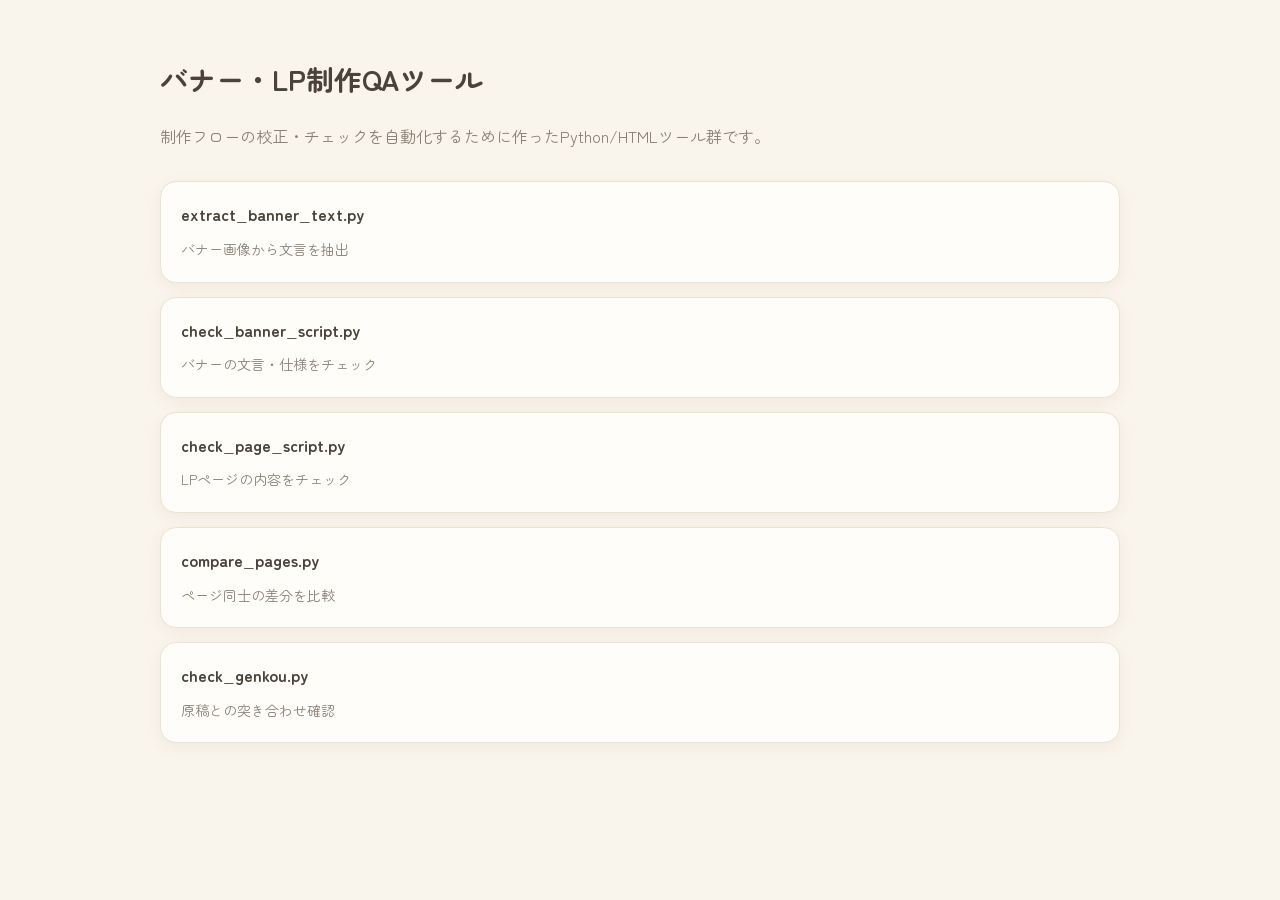
<file: works/03_banner-lp-qa-tools/index.html>
<!DOCTYPE html>
<html lang="ja">
<head>
<meta charset="UTF-8">
<meta name="viewport" content="width=device-width, initial-scale=1.0">
<title>バナー・LP制作QAツール</title>
<link href="https://fonts.googleapis.com/css2?family=Zen+Maru+Gothic:wght@400;500;700&display=swap" rel="stylesheet">
<style>
  body{margin:0;font-family:"Zen Maru Gothic",system-ui,sans-serif;color:#4a423b;
       background:#faf5ec;line-height:1.85;}
  .wrap{max-width:960px;margin:0 auto;padding:36px 24px 80px;}
  .back{color:#e9a0a0;font-weight:700;font-size:14px;}
  h1{font-size:28px;margin:18px 0 6px;}
  .lead{color:#8a7f74;margin-bottom:30px;}
  .tool{background:#fffdf9;border:1px solid #ece2d2;border-radius:16px;
        padding:18px 20px;margin-bottom:14px;box-shadow:0 4px 14px rgba(120,100,80,.08);}
  .tool b{display:block;font-size:16px;margin-bottom:4px;}
  .tool span{color:#8a7f74;font-size:14px;}
</style>
</head>
<body>
<div class="wrap">
  <h1>バナー・LP制作QAツール</h1>
  <p class="lead">制作フローの校正・チェックを自動化するために作ったPython/HTMLツール群です。</p>

  <div class="tool"><b>extract_banner_text.py</b><span>バナー画像から文言を抽出</span></div>
  <div class="tool"><b>check_banner_script.py</b><span>バナーの文言・仕様をチェック</span></div>
  <div class="tool"><b>check_page_script.py</b><span>LPページの内容をチェック</span></div>
  <div class="tool"><b>compare_pages.py</b><span>ページ同士の差分を比較</span></div>
  <div class="tool"><b>check_genkou.py</b><span>原稿との突き合わせ確認</span></div>
</div>
</body>
</html>
</file>
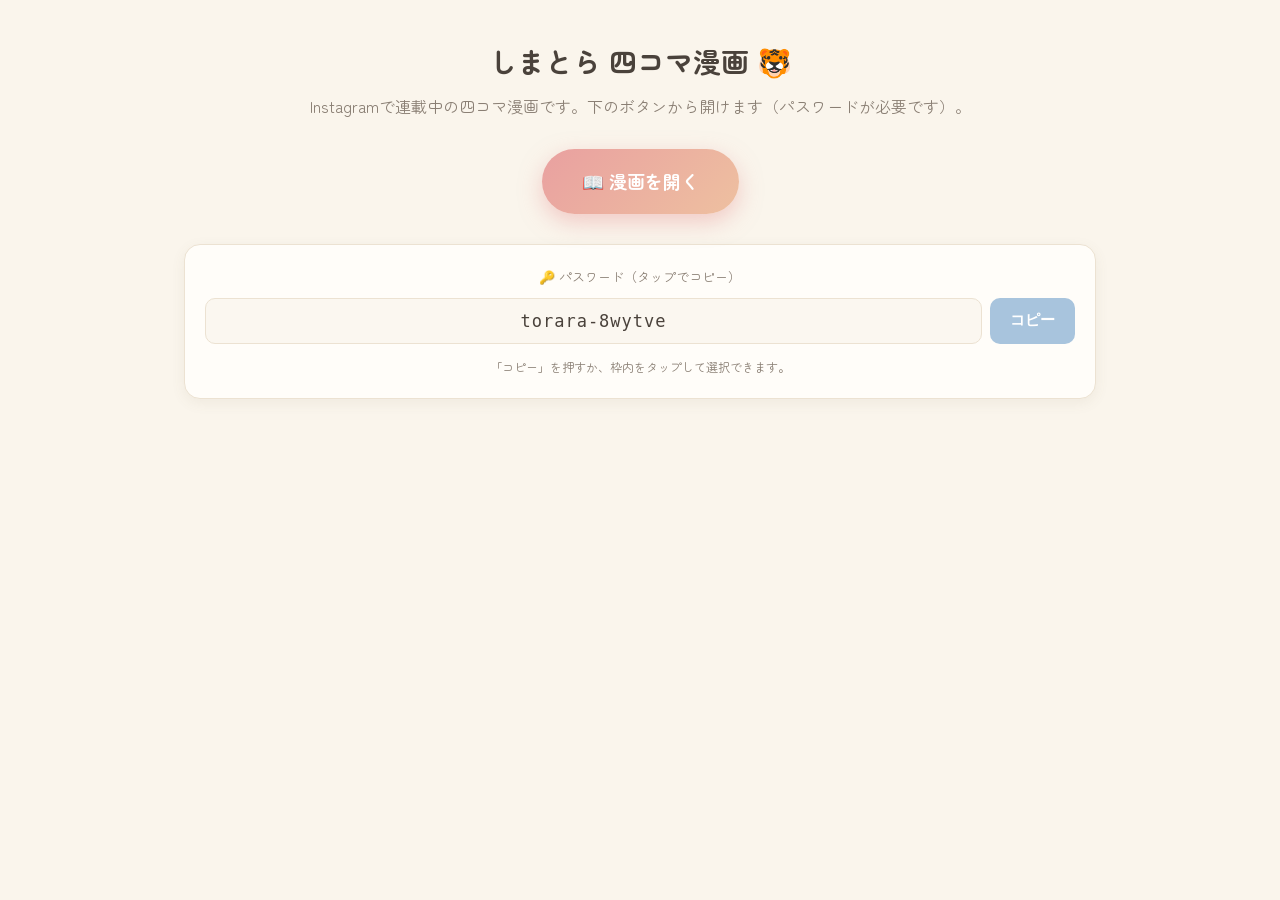
<file: works/05_shimatora/index.html>
<!DOCTYPE html>
<html lang="ja">
<head>
<meta charset="UTF-8">
<meta name="viewport" content="width=device-width, initial-scale=1.0">
<title>しまとら 四コマ漫画</title>
<link href="https://fonts.googleapis.com/css2?family=Zen+Maru+Gothic:wght@400;500;700&display=swap" rel="stylesheet">
<style>
  :root{--accent:#e9a0a0;--ink:#4a423b;--soft:#8a7f74;--bg:#faf5ec;--card:#fffdf9;--line:#ece2d2;--blue:#a8c4dd;}
  *{box-sizing:border-box;}
  body{margin:0;font-family:"Zen Maru Gothic",system-ui,sans-serif;color:var(--ink);background:var(--bg);line-height:1.8;}
  .wrap{max-width:960px;margin:0 auto;padding:36px 24px 80px;text-align:center;}
  .back{color:var(--accent);font-weight:700;font-size:14px;display:inline-block;margin-bottom:24px;}
  h1{font-size:28px;margin:0 0 6px;}
  .lead{color:var(--soft);margin:0 0 28px;}
  .open-btn{display:inline-block;padding:16px 40px;font-size:18px;font-weight:700;color:#fff;
    background:linear-gradient(135deg,#e9a0a0,#eec0a0);border-radius:999px;text-decoration:none;
    box-shadow:0 8px 22px rgba(233,160,160,.5);transition:transform .15s;}
  .open-btn:active{transform:scale(.97);}
  .pw-box{background:var(--card);border:1px solid var(--line);border-radius:16px;padding:20px;margin-top:30px;
    box-shadow:0 4px 14px rgba(120,100,80,.08);}
  .pw-label{font-size:13px;color:var(--soft);margin-bottom:10px;}
  .pw-row{display:flex;gap:8px;}
  .pw-input{flex:1;font-size:17px;font-family:monospace;padding:12px 14px;border:1.5px solid var(--line);
    border-radius:10px;background:#fbf7f0;color:var(--ink);text-align:center;letter-spacing:1px;}
  .copy-btn{padding:0 20px;font-size:15px;font-weight:700;color:#fff;background:var(--blue);border:none;
    border-radius:10px;cursor:pointer;white-space:nowrap;transition:background .2s;}
  .copy-btn.done{background:#8bbf8b;}
  .hint{font-size:12px;color:var(--soft);margin-top:12px;}
</style>
</head>
<body>
<div class="wrap">
  <h1>しまとら 四コマ漫画 🐯</h1>
  <p class="lead">Instagramで連載中の四コマ漫画です。下のボタンから開けます（パスワードが必要です）。</p>

  <a class="open-btn" href="https://claude.ai/code/artifact/4fcc9062-2c2a-448c-abc7-b59767f4e193">📖 漫画を開く</a>

  <div class="pw-box">
    <div class="pw-label">🔑 パスワード（タップでコピー）</div>
    <div class="pw-row">
      <input class="pw-input" id="pw" value="torara-8wytve" readonly onclick="this.select()">
      <button class="copy-btn" id="copyBtn" onclick="copyPw()">コピー</button>
    </div>
    <div class="hint">「コピー」を押すか、枠内をタップして選択できます。</div>
  </div>
</div>

<script>
  function copyPw(){
    const input = document.getElementById('pw');
    const btn = document.getElementById('copyBtn');
    const text = input.value;
    const done = () => { btn.textContent = "コピーしました ✓"; btn.classList.add('done');
      setTimeout(()=>{ btn.textContent="コピー"; btn.classList.remove('done'); }, 1600); };
    if (navigator.clipboard && navigator.clipboard.writeText) {
      navigator.clipboard.writeText(text).then(done).catch(()=>{ input.select(); document.execCommand('copy'); done(); });
    } else {
      input.select(); document.execCommand('copy'); done();
    }
  }
</script>
</body>
</html>
</file>
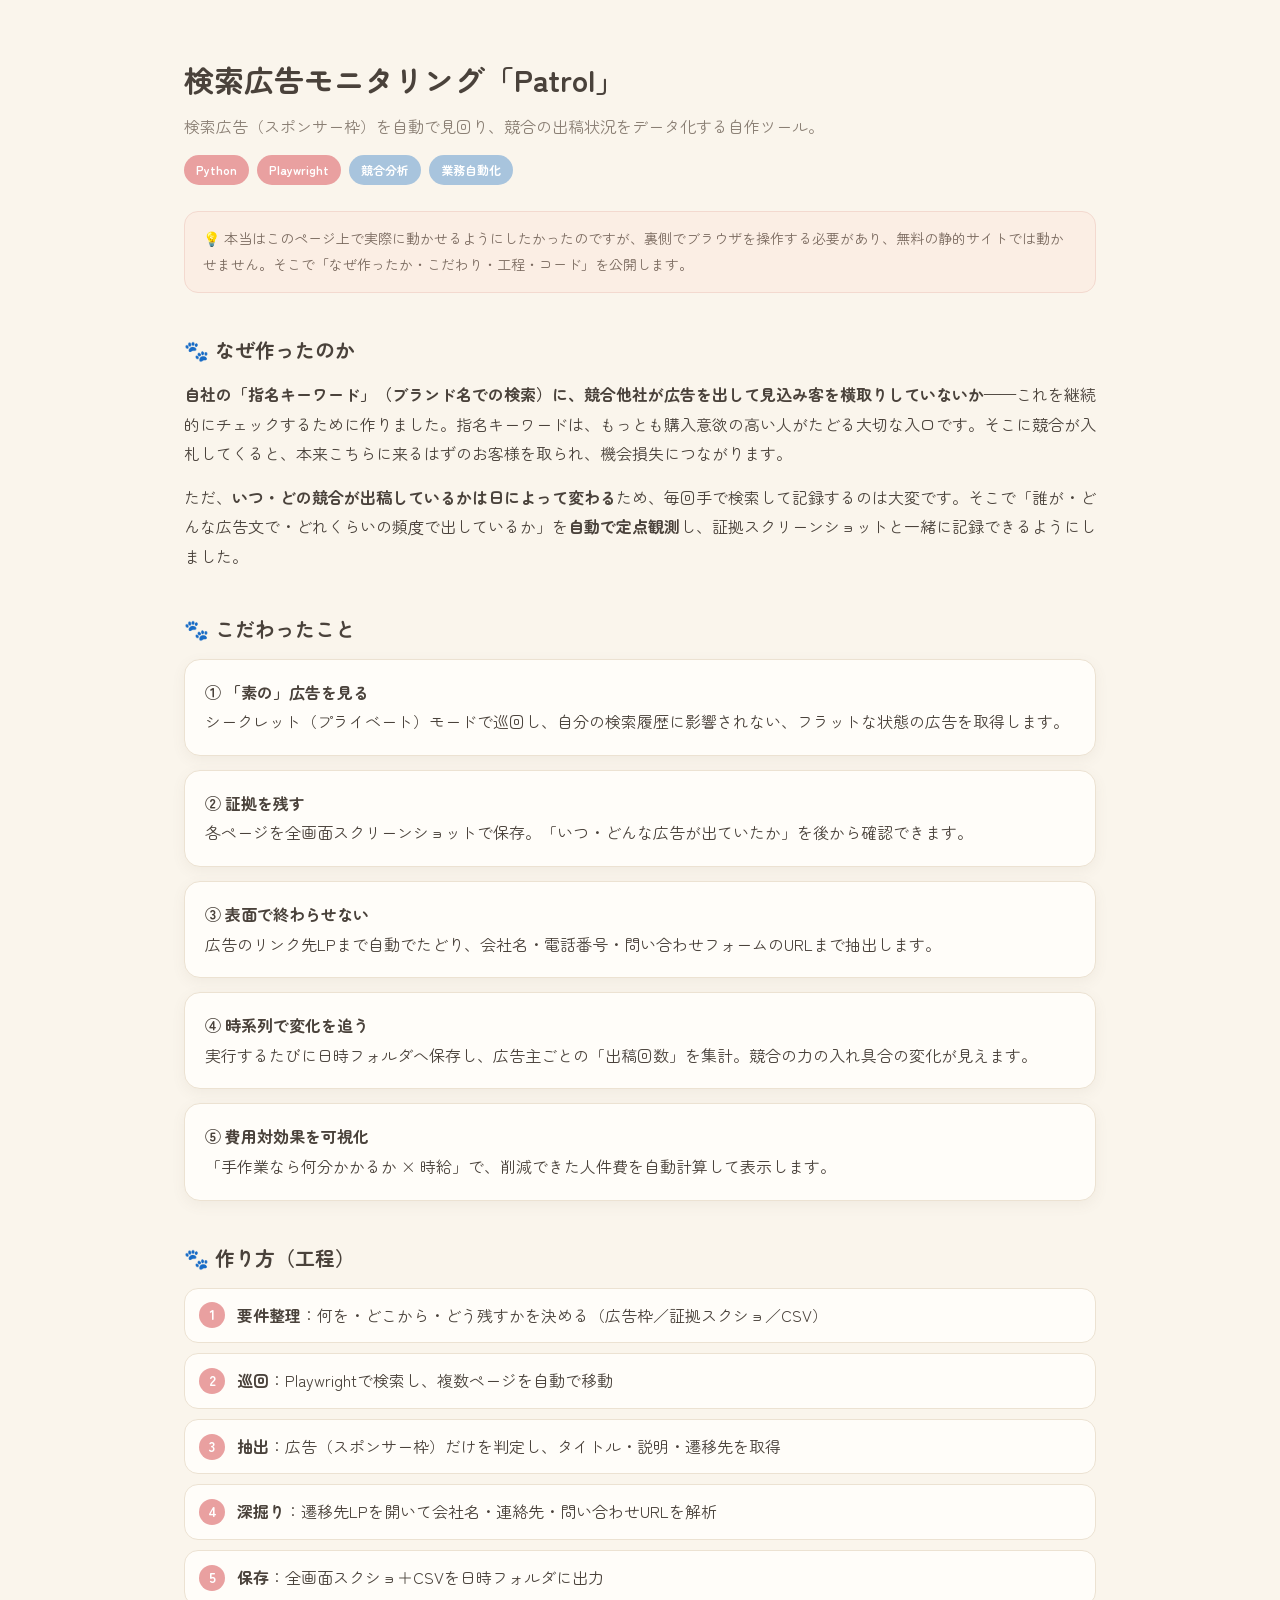
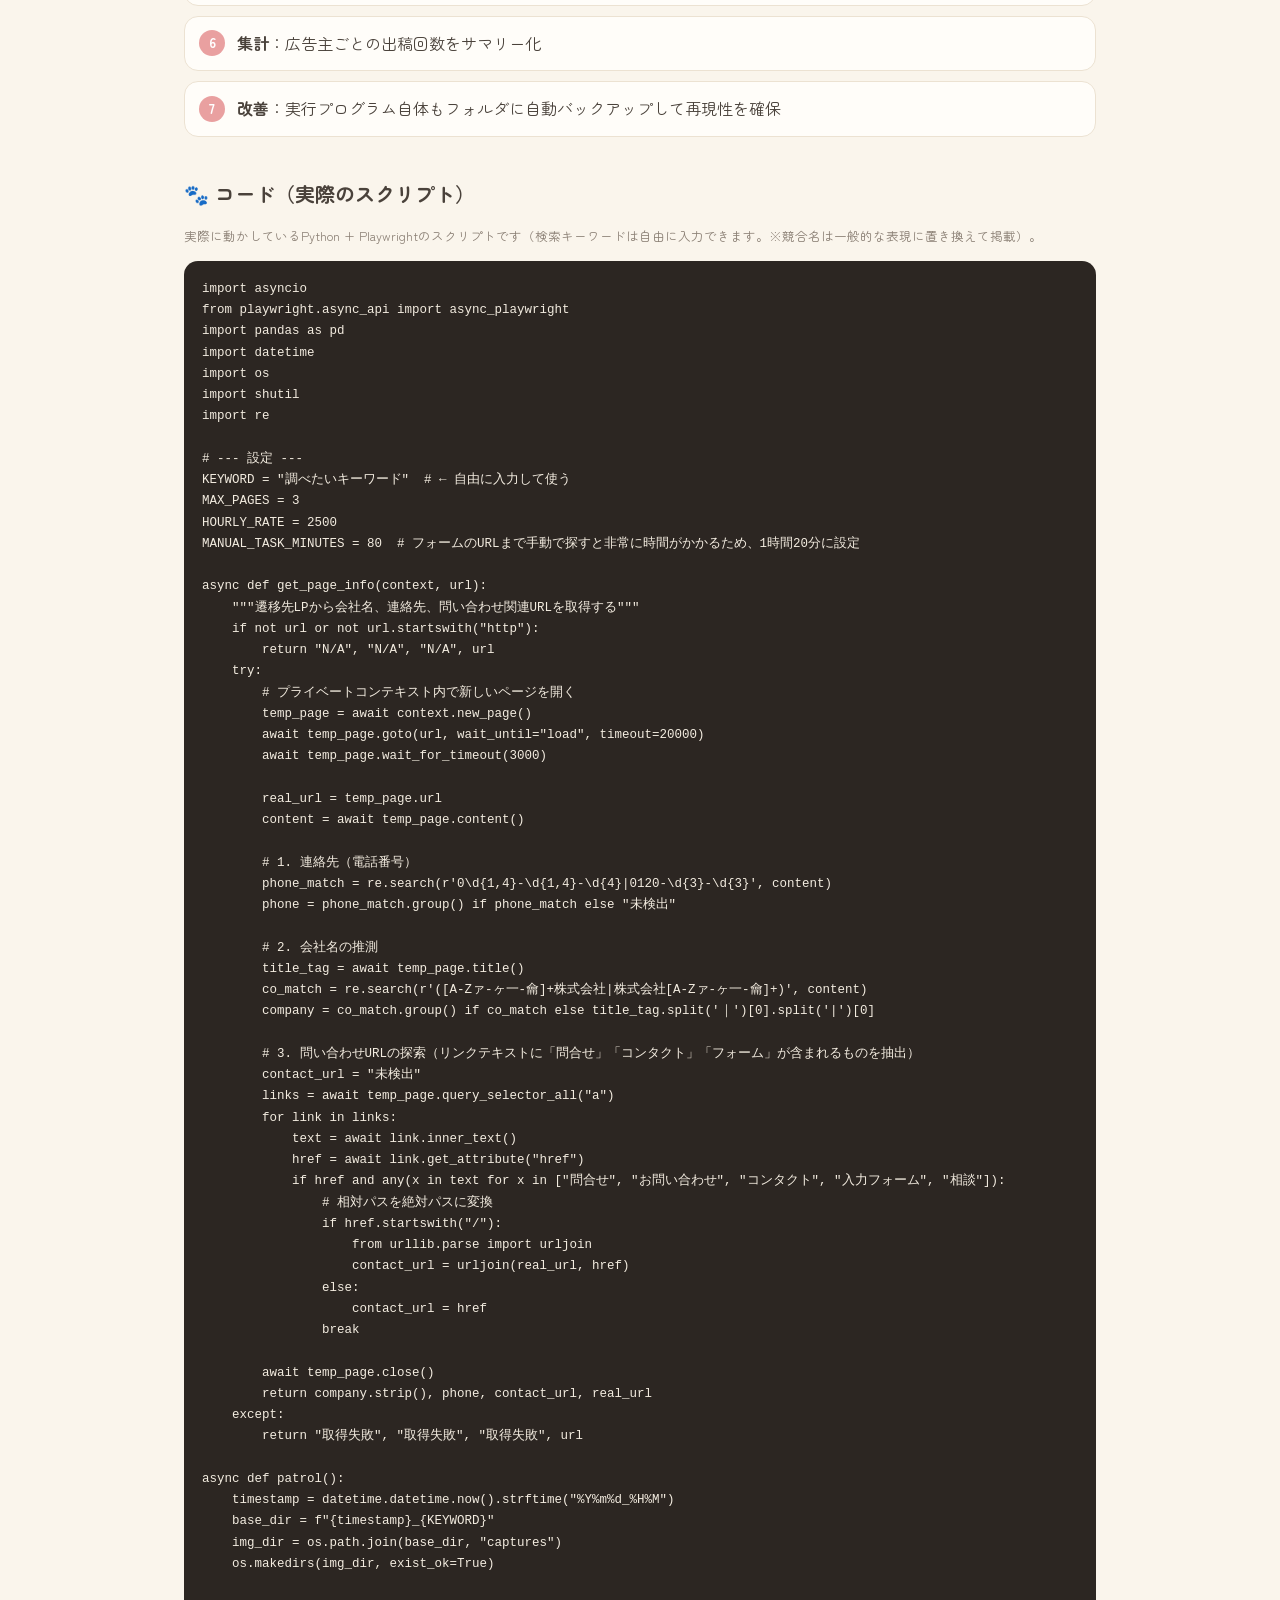
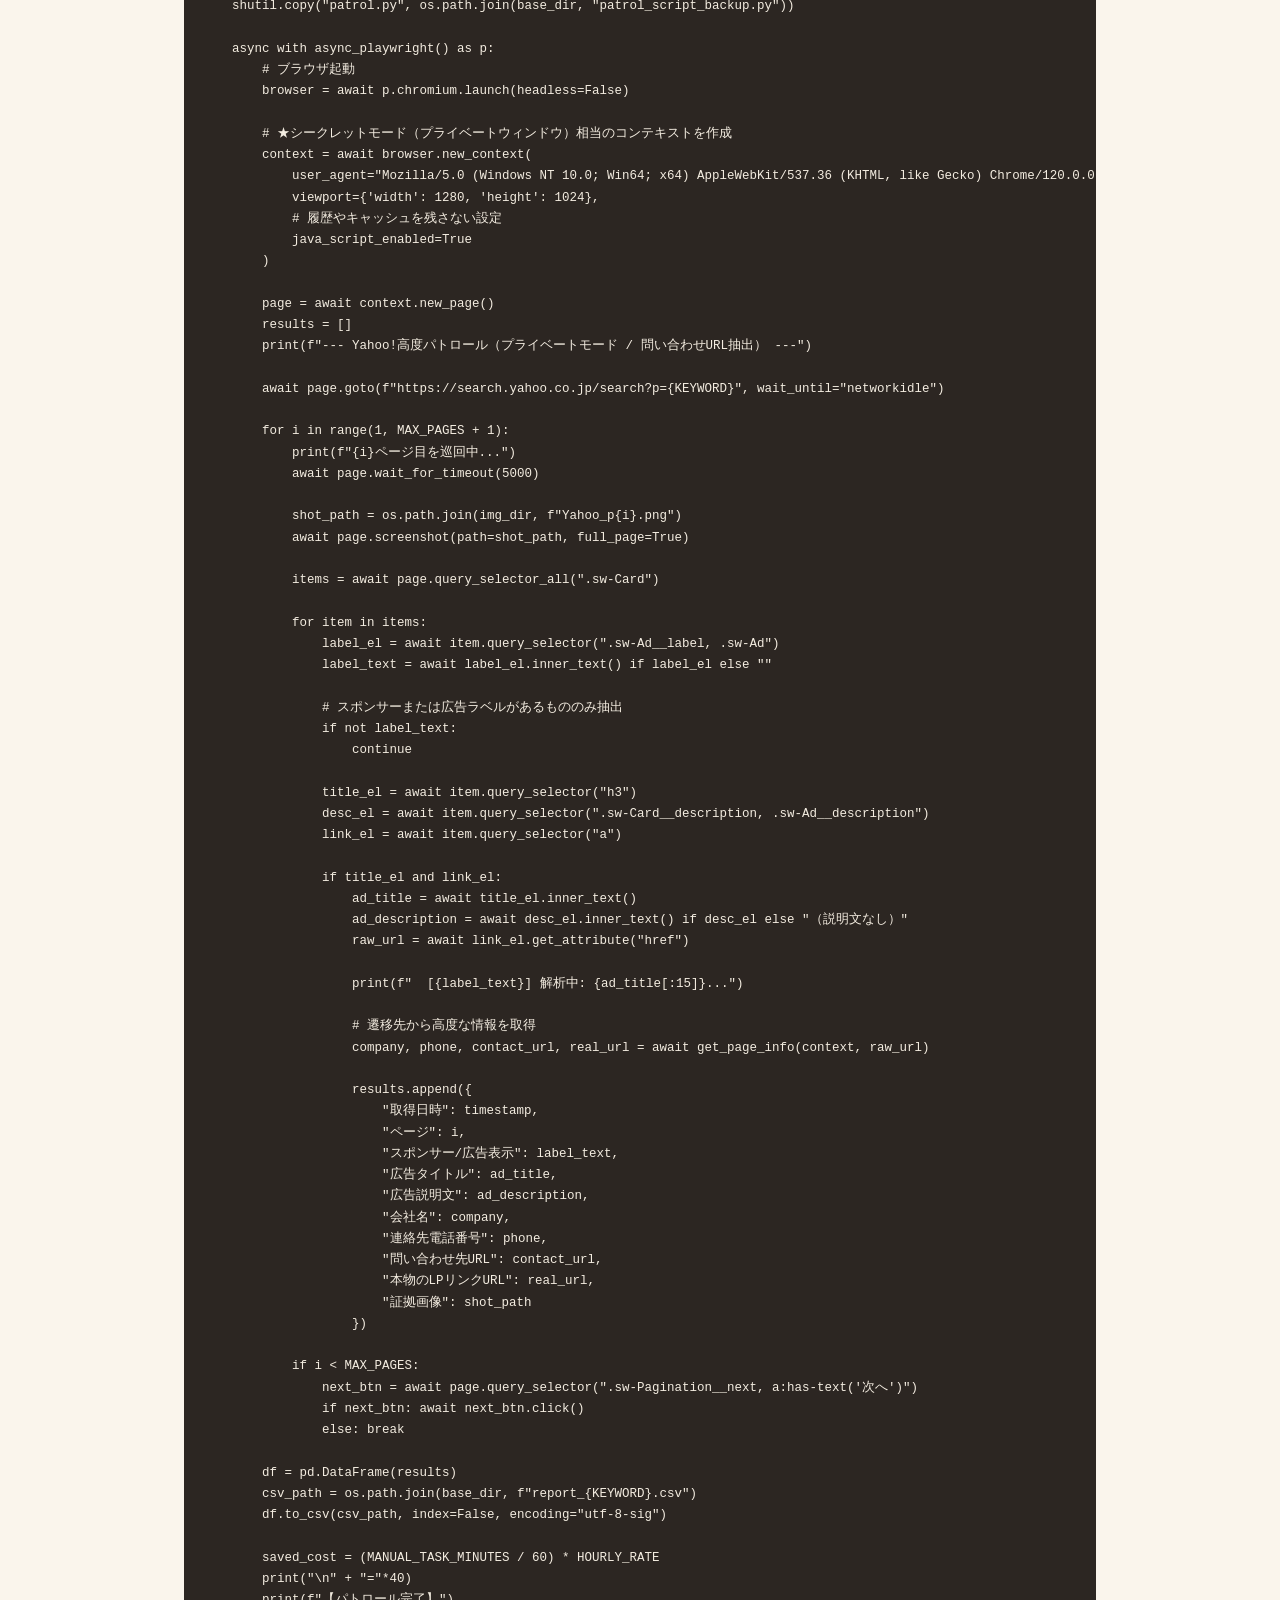
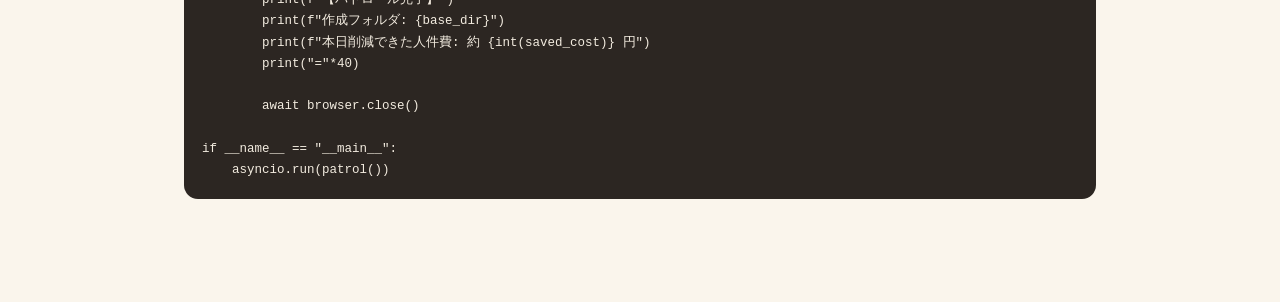
<file: works/06_ad-monitoring-patrol/index.html>
<!DOCTYPE html>
<html lang="ja">
<head>
<meta charset="UTF-8">
<meta name="viewport" content="width=device-width, initial-scale=1.0">
<title>検索広告モニタリング Patrol</title>
<link href="https://fonts.googleapis.com/css2?family=Zen+Maru+Gothic:wght@400;500;700&display=swap" rel="stylesheet">
<style>
  :root{--accent:#e9a0a0;--ink:#4a423b;--soft:#8a7f74;--bg:#faf5ec;--card:#fffdf9;--line:#ece2d2;--blue:#a8c4dd;}
  *{box-sizing:border-box;}
  body{margin:0;font-family:"Zen Maru Gothic",system-ui,sans-serif;color:var(--ink);background:var(--bg);line-height:1.85;}
  .wrap{max-width:960px;margin:0 auto;padding:36px 24px 90px;}
  .back{color:var(--accent);font-weight:700;font-size:14px;}
  h1{font-size:30px;margin:16px 0 4px;}
  .lead{color:var(--soft);margin:0 0 8px;}
  .tags{display:flex;flex-wrap:wrap;gap:8px;margin:14px 0 26px;}
  .tag{font-size:12px;font-weight:700;color:#fff;background:var(--accent);border-radius:999px;padding:4px 12px;}
  .tag.b{background:var(--blue);}
  .callout{background:#fbeee4;border:1px solid #f3d9cf;border-radius:14px;padding:14px 18px;font-size:14px;color:#7a6a5f;margin-bottom:8px;}
  h2{font-size:20px;margin:38px 0 12px;display:flex;align-items:center;gap:8px;}
  p{margin:0 0 14px;}
  .card{background:var(--card);border:1px solid var(--line);border-radius:16px;padding:18px 20px;margin-bottom:14px;box-shadow:0 4px 14px rgba(120,100,80,.07);}
  .card b{color:var(--ink);}
  .steps{counter-reset:s;list-style:none;padding:0;margin:0;}
  .steps li{position:relative;padding:12px 16px 12px 52px;background:var(--card);border:1px solid var(--line);border-radius:14px;margin-bottom:10px;}
  .steps li::before{counter-increment:s;content:counter(s);position:absolute;left:14px;top:50%;transform:translateY(-50%);width:26px;height:26px;border-radius:50%;background:var(--accent);color:#fff;font-weight:700;display:flex;align-items:center;justify-content:center;font-size:14px;}
  pre{background:#2c2622;color:#f3ece0;padding:18px;border-radius:14px;overflow-x:auto;font-size:12.5px;line-height:1.7;}
  pre code{font-family:"SFMono-Regular",Consolas,Menlo,monospace;}
  .note{font-size:12.5px;color:var(--soft);margin-top:10px;}
  .edit{background:#eef4fa;border:1px dashed #b9cfe0;border-radius:12px;padding:12px 16px;font-size:13px;color:#5a6a78;margin:8px 0 18px;}
</style>
</head>
<body>
<div class="wrap">
  <h1>検索広告モニタリング「Patrol」</h1>
  <p class="lead">検索広告（スポンサー枠）を自動で見回り、競合の出稿状況をデータ化する自作ツール。</p>
  <div class="tags">
    <span class="tag">Python</span><span class="tag">Playwright</span>
    <span class="tag b">競合分析</span><span class="tag b">業務自動化</span>
  </div>
  <div class="callout">💡 本当はこのページ上で実際に動かせるようにしたかったのですが、裏側でブラウザを操作する必要があり、無料の静的サイトでは動かせません。そこで「なぜ作ったか・こだわり・工程・コード」を公開します。</div>

  <h2>🐾 なぜ作ったのか</h2>
  <p><b>自社の「指名キーワード」（ブランド名での検索）に、競合他社が広告を出して見込み客を横取りしていないか</b>——これを継続的にチェックするために作りました。指名キーワードは、もっとも購入意欲の高い人がたどる大切な入口です。そこに競合が入札してくると、本来こちらに来るはずのお客様を取られ、機会損失につながります。</p>
  <p>ただ、<b>いつ・どの競合が出稿しているかは日によって変わる</b>ため、毎回手で検索して記録するのは大変です。そこで「誰が・どんな広告文で・どれくらいの頻度で出しているか」を<b>自動で定点観測</b>し、証拠スクリーンショットと一緒に記録できるようにしました。</p>

  <h2>🐾 こだわったこと</h2>
  <div class="card"><b>① 「素の」広告を見る</b><br>シークレット（プライベート）モードで巡回し、自分の検索履歴に影響されない、フラットな状態の広告を取得します。</div>
  <div class="card"><b>② 証拠を残す</b><br>各ページを全画面スクリーンショットで保存。「いつ・どんな広告が出ていたか」を後から確認できます。</div>
  <div class="card"><b>③ 表面で終わらせない</b><br>広告のリンク先LPまで自動でたどり、会社名・電話番号・問い合わせフォームのURLまで抽出します。</div>
  <div class="card"><b>④ 時系列で変化を追う</b><br>実行するたびに日時フォルダへ保存し、広告主ごとの「出稿回数」を集計。競合の力の入れ具合の変化が見えます。</div>
  <div class="card"><b>⑤ 費用対効果を可視化</b><br>「手作業なら何分かかるか × 時給」で、削減できた人件費を自動計算して表示します。</div>

  <h2>🐾 作り方（工程）</h2>
  <ol class="steps">
    <li><b>要件整理</b>：何を・どこから・どう残すかを決める（広告枠／証拠スクショ／CSV）</li>
    <li><b>巡回</b>：Playwrightで検索し、複数ページを自動で移動</li>
    <li><b>抽出</b>：広告（スポンサー枠）だけを判定し、タイトル・説明・遷移先を取得</li>
    <li><b>深掘り</b>：遷移先LPを開いて会社名・連絡先・問い合わせURLを解析</li>
    <li><b>保存</b>：全画面スクショ＋CSVを日時フォルダに出力</li>
    <li><b>集計</b>：広告主ごとの出稿回数をサマリー化</li>
    <li><b>改善</b>：実行プログラム自体もフォルダに自動バックアップして再現性を確保</li>
  </ol>

  <h2>🐾 コード（実際のスクリプト）</h2>
  <p class="note">実際に動かしているPython + Playwrightのスクリプトです（検索キーワードは自由に入力できます。※競合名は一般的な表現に置き換えて掲載）。</p>
  <pre><code>import asyncio
from playwright.async_api import async_playwright
import pandas as pd
import datetime
import os
import shutil
import re

# --- 設定 ---
KEYWORD = &quot;調べたいキーワード&quot;  # ← 自由に入力して使う
MAX_PAGES = 3
HOURLY_RATE = 2500
MANUAL_TASK_MINUTES = 80  # フォームのURLまで手動で探すと非常に時間がかかるため、1時間20分に設定

async def get_page_info(context, url):
    &quot;&quot;&quot;遷移先LPから会社名、連絡先、問い合わせ関連URLを取得する&quot;&quot;&quot;
    if not url or not url.startswith(&quot;http&quot;):
        return &quot;N/A&quot;, &quot;N/A&quot;, &quot;N/A&quot;, url
    try:
        # プライベートコンテキスト内で新しいページを開く
        temp_page = await context.new_page()
        await temp_page.goto(url, wait_until=&quot;load&quot;, timeout=20000)
        await temp_page.wait_for_timeout(3000)
        
        real_url = temp_page.url
        content = await temp_page.content()
        
        # 1. 連絡先（電話番号）
        phone_match = re.search(r&#x27;0\d{1,4}-\d{1,4}-\d{4}|0120-\d{3}-\d{3}&#x27;, content)
        phone = phone_match.group() if phone_match else &quot;未検出&quot;
        
        # 2. 会社名の推測
        title_tag = await temp_page.title()
        co_match = re.search(r&#x27;([A-Zァ-ヶ一-龠]+株式会社|株式会社[A-Zァ-ヶ一-龠]+)&#x27;, content)
        company = co_match.group() if co_match else title_tag.split(&#x27;｜&#x27;)[0].split(&#x27;|&#x27;)[0]

        # 3. 問い合わせURLの探索（リンクテキストに「問合せ」「コンタクト」「フォーム」が含まれるものを抽出）
        contact_url = &quot;未検出&quot;
        links = await temp_page.query_selector_all(&quot;a&quot;)
        for link in links:
            text = await link.inner_text()
            href = await link.get_attribute(&quot;href&quot;)
            if href and any(x in text for x in [&quot;問合せ&quot;, &quot;お問い合わせ&quot;, &quot;コンタクト&quot;, &quot;入力フォーム&quot;, &quot;相談&quot;]):
                # 相対パスを絶対パスに変換
                if href.startswith(&quot;/&quot;):
                    from urllib.parse import urljoin
                    contact_url = urljoin(real_url, href)
                else:
                    contact_url = href
                break

        await temp_page.close()
        return company.strip(), phone, contact_url, real_url
    except:
        return &quot;取得失敗&quot;, &quot;取得失敗&quot;, &quot;取得失敗&quot;, url

async def patrol():
    timestamp = datetime.datetime.now().strftime(&quot;%Y%m%d_%H%M&quot;)
    base_dir = f&quot;{timestamp}_{KEYWORD}&quot;
    img_dir = os.path.join(base_dir, &quot;captures&quot;)
    os.makedirs(img_dir, exist_ok=True)

    shutil.copy(&quot;patrol.py&quot;, os.path.join(base_dir, &quot;patrol_script_backup.py&quot;))

    async with async_playwright() as p:
        # ブラウザ起動
        browser = await p.chromium.launch(headless=False) 
        
        # ★シークレットモード（プライベートウィンドウ）相当のコンテキストを作成
        context = await browser.new_context(
            user_agent=&quot;Mozilla/5.0 (Windows NT 10.0; Win64; x64) AppleWebKit/537.36 (KHTML, like Gecko) Chrome/120.0.0.0 Safari/537.36&quot;,
            viewport={&#x27;width&#x27;: 1280, &#x27;height&#x27;: 1024},
            # 履歴やキャッシュを残さない設定
            java_script_enabled=True
        )
        
        page = await context.new_page()
        results = []
        print(f&quot;--- Yahoo!高度パトロール（プライベートモード / 問い合わせURL抽出） ---&quot;)
        
        await page.goto(f&quot;https://search.yahoo.co.jp/search?p={KEYWORD}&quot;, wait_until=&quot;networkidle&quot;)
        
        for i in range(1, MAX_PAGES + 1):
            print(f&quot;{i}ページ目を巡回中...&quot;)
            await page.wait_for_timeout(5000) 
            
            shot_path = os.path.join(img_dir, f&quot;Yahoo_p{i}.png&quot;)
            await page.screenshot(path=shot_path, full_page=True)
            
            items = await page.query_selector_all(&quot;.sw-Card&quot;)
            
            for item in items:
                label_el = await item.query_selector(&quot;.sw-Ad__label, .sw-Ad&quot;)
                label_text = await label_el.inner_text() if label_el else &quot;&quot;
                
                # スポンサーまたは広告ラベルがあるもののみ抽出
                if not label_text:
                    continue

                title_el = await item.query_selector(&quot;h3&quot;)
                desc_el = await item.query_selector(&quot;.sw-Card__description, .sw-Ad__description&quot;)
                link_el = await item.query_selector(&quot;a&quot;)
                
                if title_el and link_el:
                    ad_title = await title_el.inner_text()
                    ad_description = await desc_el.inner_text() if desc_el else &quot;（説明文なし）&quot;
                    raw_url = await link_el.get_attribute(&quot;href&quot;)
                    
                    print(f&quot;  [{label_text}] 解析中: {ad_title[:15]}...&quot;)
                    
                    # 遷移先から高度な情報を取得
                    company, phone, contact_url, real_url = await get_page_info(context, raw_url)
                    
                    results.append({
                        &quot;取得日時&quot;: timestamp,
                        &quot;ページ&quot;: i,
                        &quot;スポンサー/広告表示&quot;: label_text,
                        &quot;広告タイトル&quot;: ad_title,
                        &quot;広告説明文&quot;: ad_description,
                        &quot;会社名&quot;: company,
                        &quot;連絡先電話番号&quot;: phone,
                        &quot;問い合わせ先URL&quot;: contact_url,
                        &quot;本物のLPリンクURL&quot;: real_url,
                        &quot;証拠画像&quot;: shot_path
                    })
            
            if i &lt; MAX_PAGES:
                next_btn = await page.query_selector(&quot;.sw-Pagination__next, a:has-text(&#x27;次へ&#x27;)&quot;)
                if next_btn: await next_btn.click()
                else: break

        df = pd.DataFrame(results)
        csv_path = os.path.join(base_dir, f&quot;report_{KEYWORD}.csv&quot;)
        df.to_csv(csv_path, index=False, encoding=&quot;utf-8-sig&quot;)
        
        saved_cost = (MANUAL_TASK_MINUTES / 60) * HOURLY_RATE
        print(&quot;\n&quot; + &quot;=&quot;*40)
        print(f&quot;【パトロール完了】&quot;)
        print(f&quot;作成フォルダ: {base_dir}&quot;)
        print(f&quot;本日削減できた人件費: 約 {int(saved_cost)} 円&quot;)
        print(&quot;=&quot;*40)

        await browser.close()

if __name__ == &quot;__main__&quot;:
    asyncio.run(patrol())</code></pre>
</div>
</body>
</html>
</file>
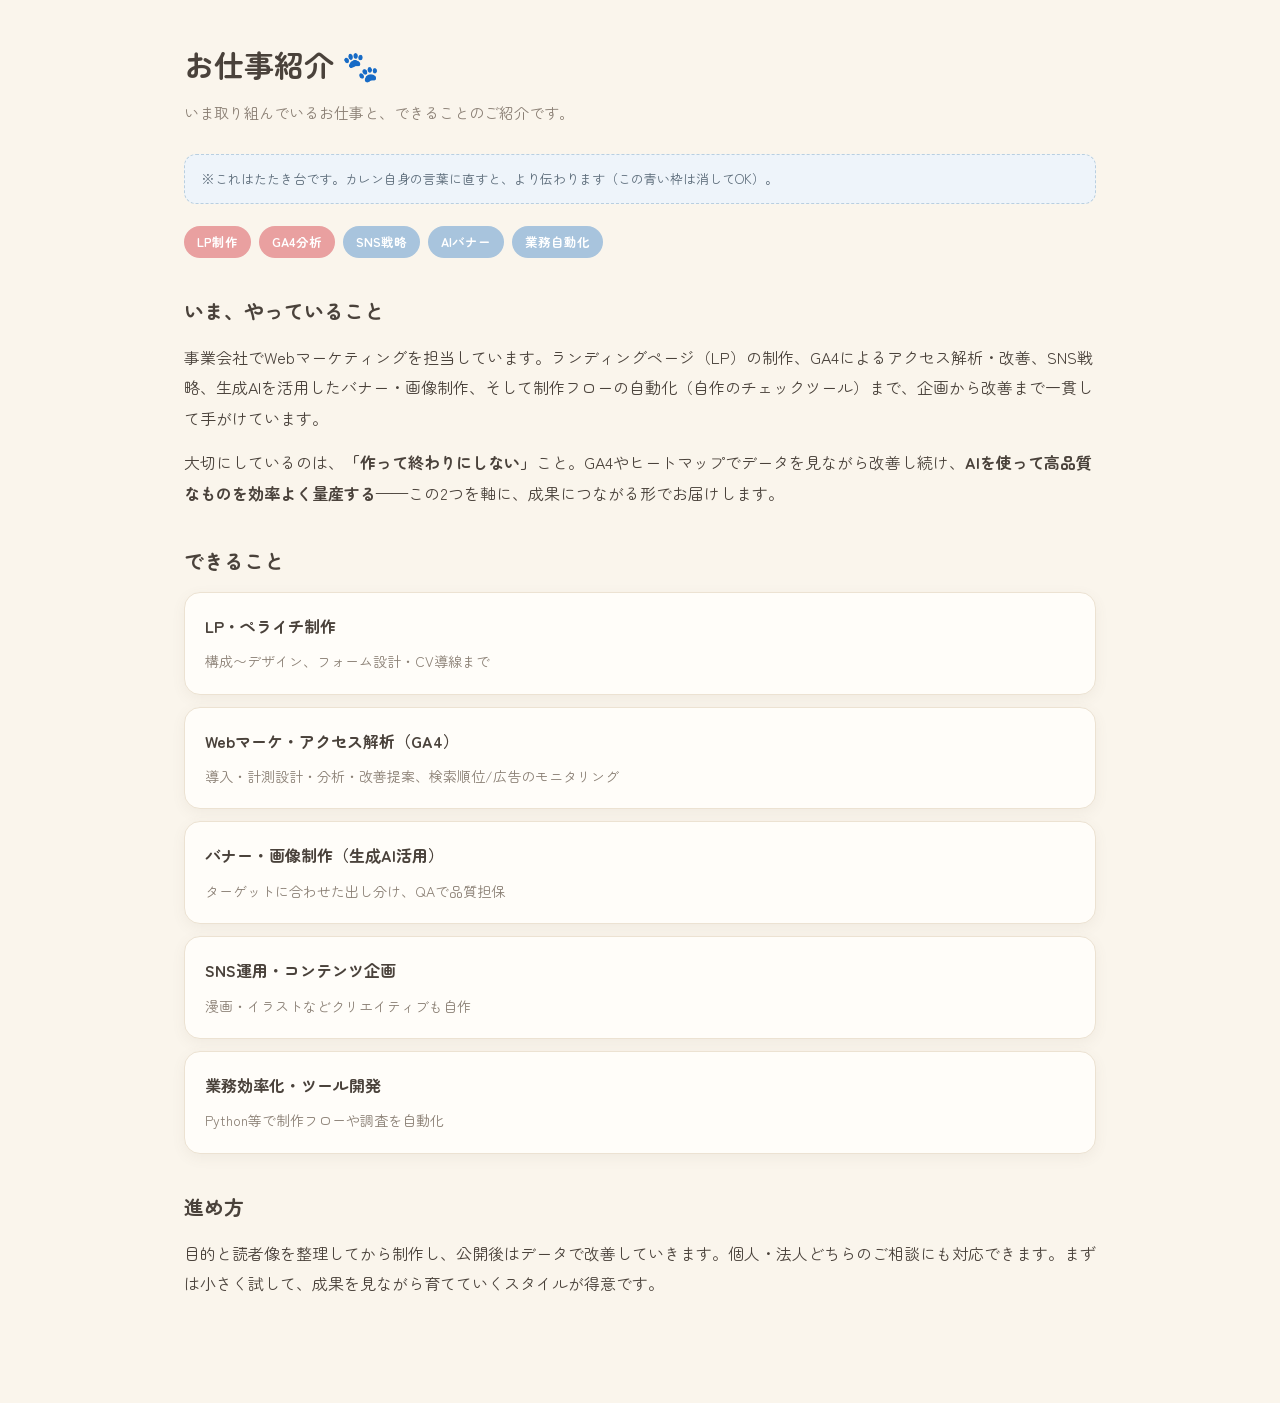
<file: works/11_services/index.html>
<!DOCTYPE html>
<html lang="ja">
<head>
<meta charset="UTF-8">
<meta name="viewport" content="width=device-width, initial-scale=1.0">
<title>お仕事紹介</title>
<link href="https://fonts.googleapis.com/css2?family=Zen+Maru+Gothic:wght@400;500;700&display=swap" rel="stylesheet">
<style>
  :root{--accent:#e9a0a0;--ink:#4a423b;--soft:#8a7f74;--bg:#faf5ec;--card:#fffdf9;--line:#ece2d2;--blue:#a8c4dd;}
  *{box-sizing:border-box;}
  body{margin:0;font-family:"Zen Maru Gothic",system-ui,sans-serif;color:var(--ink);background:var(--bg);line-height:1.9;}
  .wrap{max-width:960px;margin:0 auto;padding:36px 24px 90px;}
  h1{font-size:30px;margin:0 0 6px;}
  .lead{color:var(--soft);margin:0 0 26px;font-size:15px;}
  h2{font-size:20px;margin:34px 0 12px;display:flex;align-items:center;gap:8px;}
  p{margin:0 0 14px;}
  .card{background:var(--card);border:1px solid var(--line);border-radius:16px;padding:18px 20px;margin-bottom:12px;box-shadow:0 4px 14px rgba(120,100,80,.07);}
  .card b{display:block;margin-bottom:4px;}
  .card span{font-size:14px;color:var(--soft);}
  .tags{display:flex;flex-wrap:wrap;gap:8px;margin:14px 0 8px;}
  .tag{font-size:12.5px;font-weight:700;color:#fff;background:var(--accent);border-radius:999px;padding:4px 13px;}
  .tag.b{background:var(--blue);}
  .edit{background:#eef4fa;border:1px dashed #b9cfe0;border-radius:12px;padding:12px 16px;font-size:13px;color:#5a6a78;margin:0 0 22px;}
</style>
</head>
<body>
<div class="wrap">
  <h1>お仕事紹介 🐾</h1>
  <p class="lead">いま取り組んでいるお仕事と、できることのご紹介です。</p>
  <div class="edit">※これはたたき台です。カレン自身の言葉に直すと、より伝わります（この青い枠は消してOK）。</div>

  <div class="tags">
    <span class="tag">LP制作</span><span class="tag">GA4分析</span>
    <span class="tag b">SNS戦略</span><span class="tag b">AIバナー</span><span class="tag b">業務自動化</span>
  </div>

  <h2>いま、やっていること</h2>
  <p>事業会社でWebマーケティングを担当しています。ランディングページ（LP）の制作、GA4によるアクセス解析・改善、SNS戦略、生成AIを活用したバナー・画像制作、そして制作フローの自動化（自作のチェックツール）まで、企画から改善まで一貫して手がけています。</p>
  <p>大切にしているのは、<b>「作って終わりにしない」</b>こと。GA4やヒートマップでデータを見ながら改善し続け、<b>AIを使って高品質なものを効率よく量産する</b>——この2つを軸に、成果につながる形でお届けします。</p>

  <h2>できること</h2>
  <div class="card"><b>LP・ペライチ制作</b><span>構成〜デザイン、フォーム設計・CV導線まで</span></div>
  <div class="card"><b>Webマーケ・アクセス解析（GA4）</b><span>導入・計測設計・分析・改善提案、検索順位/広告のモニタリング</span></div>
  <div class="card"><b>バナー・画像制作（生成AI活用）</b><span>ターゲットに合わせた出し分け、QAで品質担保</span></div>
  <div class="card"><b>SNS運用・コンテンツ企画</b><span>漫画・イラストなどクリエイティブも自作</span></div>
  <div class="card"><b>業務効率化・ツール開発</b><span>Python等で制作フローや調査を自動化</span></div>

  <h2>進め方</h2>
  <p>目的と読者像を整理してから制作し、公開後はデータで改善していきます。個人・法人どちらのご相談にも対応できます。まずは小さく試して、成果を見ながら育てていくスタイルが得意です。</p>
</div>
</body>
</html>
</file>
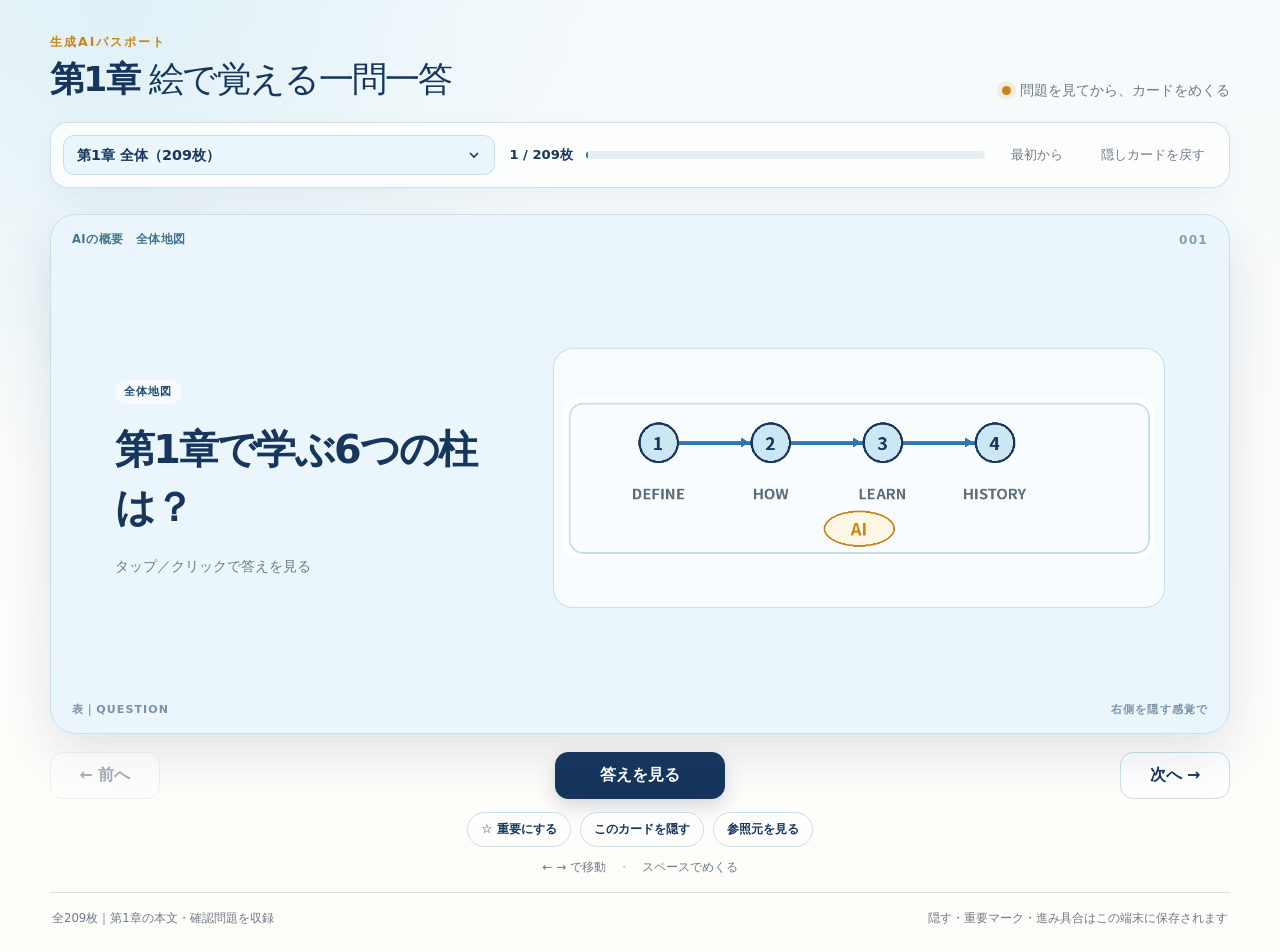
<file: works/12_kids-study-cards/index.html>
<!doctype html>
<html lang="ja">
  <head>
    <meta charset="utf-8" />
    <meta name="viewport" content="width=device-width, initial-scale=1" />
    <meta name="theme-color" content="#17365d" />
    <meta name="description" content="生成AIパスポート 第1章を、1枚ずつめくって覚える一問一答カード" />
    <link rel="icon" type="image/svg+xml" href="./favicon.svg" />
    <link rel="stylesheet" href="./styles.css" />
    <title>生成AIパスポート｜第1章 一問一答カード</title>
  </head>
  <body>
    <main class="app-shell">
      <header class="app-header">
        <div>
          <p class="eyebrow">生成AIパスポート</p>
          <h1>第1章 <span>絵で覚える一問一答</span></h1>
        </div>
        <div class="header-note" aria-label="使い方">
          <span class="header-note__dot" aria-hidden="true"></span>
          <span>問題を見てから、カードをめくる</span>
        </div>
      </header>

      <section class="control-bar" aria-label="カード操作">
        <label class="select-wrap">
          <span class="visually-hidden">表示する節</span>
          <select id="groupSelect"></select>
        </label>
        <div class="progress-wrap" aria-live="polite">
          <span id="progressLabel">001 / 209</span>
          <div class="progress-track" aria-hidden="true"><span id="progressBar"></span></div>
        </div>
        <button class="quiet-button" id="resetButton" type="button">最初から</button>
        <button class="quiet-button" id="clearHiddenButton" type="button">隠しカードを戻す</button>
      </section>

      <section class="study-area" aria-label="一問一答カード">
        <div class="card-stage">
          <div class="flashcard" id="flashcard" role="button" tabindex="0" aria-label="カードをめくる。表面を表示中">
            <div class="card-face card-face--front">
              <div class="card-topline">
                <span class="card-section" id="frontGroup">第1章</span>
                <span class="card-number" id="frontNumber">001</span>
              </div>
              <div class="card-content">
                <div class="prompt-block">
                  <span class="micro-label" id="frontTag">問題</span>
                  <h2 id="question">読み込み中…</h2>
                  <p class="tap-hint">タップ／クリックで答えを見る</p>
                </div>
                <div class="image-frame">
                  <img id="cardImage" src="" alt="問題の理解を助けるイラスト" />
                </div>
              </div>
              <div class="card-footer"><span>表｜QUESTION</span><span>右側を隠す感覚で</span></div>
            </div>

            <div class="card-face card-face--back" aria-hidden="true">
              <div class="card-topline">
                <span class="card-section" id="backGroup">第1章</span>
                <span class="card-number" id="backNumber">001</span>
              </div>
              <div class="answer-content">
                <span class="micro-label micro-label--answer">答え</span>
                <p class="answer" id="answer">—</p>
                <p class="answer-detail" id="answerDetail"></p>
              </div>
              <div class="card-footer"><span>裏｜ANSWER</span><span>タップで問題に戻る</span></div>
            </div>
          </div>
        </div>

        <div class="empty-state" id="emptyState" hidden>
          <p class="empty-state__title">この条件のカードはありません</p>
          <p class="empty-state__copy">隠したカードは「隠したカード」から確認できます。</p>
          <button class="flip-button" id="emptyResetButton" type="button">隠したカードをすべて戻す</button>
        </div>

        <div class="navigation" aria-label="前後のカードへ移動">
          <button class="nav-button" id="prevButton" type="button" aria-label="前のカード">← <span>前へ</span></button>
          <button class="flip-button" id="flipButton" type="button">答えを見る</button>
          <button class="nav-button" id="nextButton" type="button" aria-label="次のカード"><span>次へ</span> →</button>
        </div>
        <div class="card-actions" aria-label="自分用のカード設定">
          <button class="card-action" id="importantButton" type="button">☆ 重要にする</button>
          <button class="card-action" id="hideButton" type="button">このカードを隠す</button>
          <button class="card-action" id="sourceButton" type="button">参照元を見る</button>
        </div>
        <aside class="source-panel" id="sourcePanel" hidden>
          <div class="source-panel__heading">
            <div>
              <p class="source-panel__eyebrow">参照元</p>
              <h2 class="source-panel__title">このカードの出典</h2>
            </div>
            <button class="source-panel__close" id="sourceCloseButton" type="button" aria-label="参照元を閉じる">×</button>
          </div>
          <p class="source-panel__current" id="sourceCurrent">第1章</p>
          <p class="source-panel__copy">カードの内容は、添付教材「1章 (2).docx」の章・節の順番を保って作成しています。公開ページには原教材ファイルを置かず、参照元の名前と該当箇所を確認できるようにしています。</p>
          <div class="source-links">
            <a href="./chapter1-cards.pdf" target="_blank" rel="noopener">カード一覧を見る（PDF）</a>
            <a href="https://genai-passport-ch1-flashcards.hushedyew1.chatgpt.site" target="_blank" rel="noopener">参照元を確認（個人用アプリ）</a>
          </div>
        </aside>
        <p class="keyboard-hint">← → で移動　<span>・</span>　スペースでめくる</p>
      </section>

      <footer class="app-footer">
        <span>全209枚｜第1章の本文・確認問題を収録</span>
        <span>隠す・重要マーク・進み具合はこの端末に保存されます</span>
      </footer>
    </main>
    <script src="./app.js" defer></script>
  </body>
</html>
</file>
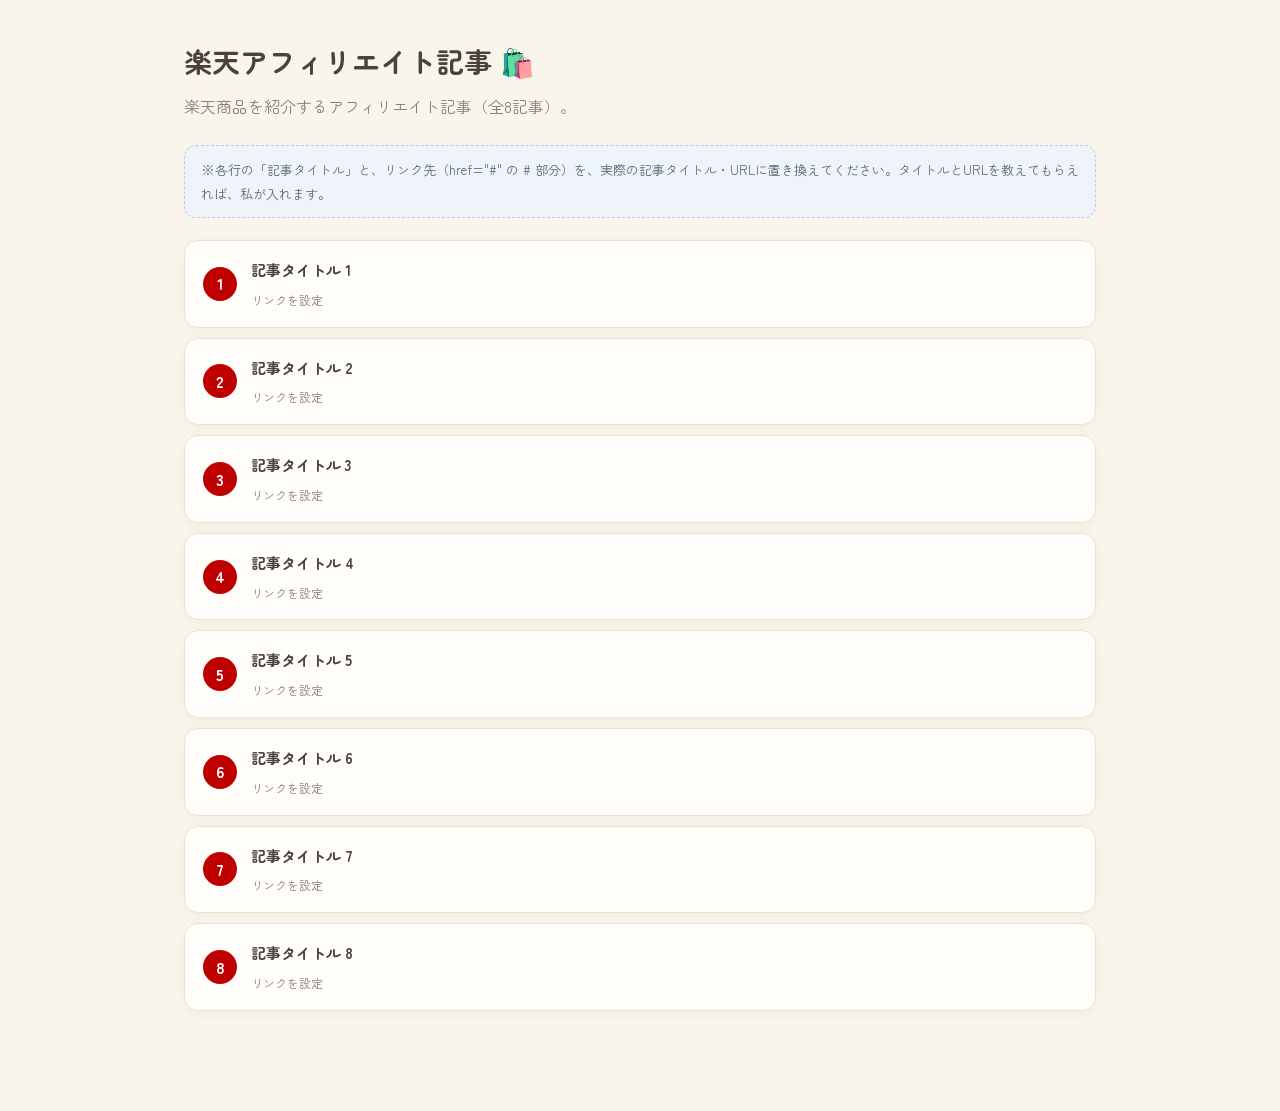
<file: works/13_rakuten-affiliate/index.html>
<!DOCTYPE html>
<html lang="ja">
<head>
<meta charset="UTF-8">
<meta name="viewport" content="width=device-width, initial-scale=1.0">
<title>楽天アフィリエイト記事</title>
<link href="https://fonts.googleapis.com/css2?family=Zen+Maru+Gothic:wght@400;500;700&display=swap" rel="stylesheet">
<style>
  :root{--accent:#e9a0a0;--ink:#4a423b;--soft:#8a7f74;--bg:#faf5ec;--card:#fffdf9;--line:#ece2d2;--rakuten:#bf0000;}
  *{box-sizing:border-box;}
  body{margin:0;font-family:"Zen Maru Gothic",system-ui,sans-serif;color:var(--ink);background:var(--bg);line-height:1.8;}
  .wrap{max-width:960px;margin:0 auto;padding:36px 24px 90px;}
  h1{font-size:28px;margin:0 0 6px;}
  .lead{color:var(--soft);margin:0 0 24px;}
  .edit{background:#eef4fa;border:1px dashed #b9cfe0;border-radius:12px;padding:12px 16px;font-size:13px;color:#5a6a78;margin:0 0 22px;}
  .art{display:flex;align-items:center;gap:14px;background:var(--card);border:1px solid var(--line);border-radius:14px;padding:14px 18px;margin-bottom:10px;text-decoration:none;color:var(--ink);box-shadow:0 3px 12px rgba(120,100,80,.06);transition:transform .12s;}
  .art:hover{transform:translateY(-2px);}
  .num{width:34px;height:34px;border-radius:50%;background:var(--rakuten);color:#fff;font-weight:700;display:flex;align-items:center;justify-content:center;flex-shrink:0;}
  .art b{font-size:15px;}
  .art .u{font-size:12px;color:var(--soft);}
</style>
</head>
<body>
<div class="wrap">
  <h1>楽天アフィリエイト記事 🛍️</h1>
  <p class="lead">楽天商品を紹介するアフィリエイト記事（全8記事）。</p>
  <div class="edit">※各行の「記事タイトル」と、リンク先（href="#" の # 部分）を、実際の記事タイトル・URLに置き換えてください。タイトルとURLを教えてもらえれば、私が入れます。</div>

  <a class="art" href="#" target="_blank" rel="noopener"><span class="num">1</span><span><b>記事タイトル 1</b><br><span class="u">リンクを設定</span></span></a>
  <a class="art" href="#" target="_blank" rel="noopener"><span class="num">2</span><span><b>記事タイトル 2</b><br><span class="u">リンクを設定</span></span></a>
  <a class="art" href="#" target="_blank" rel="noopener"><span class="num">3</span><span><b>記事タイトル 3</b><br><span class="u">リンクを設定</span></span></a>
  <a class="art" href="#" target="_blank" rel="noopener"><span class="num">4</span><span><b>記事タイトル 4</b><br><span class="u">リンクを設定</span></span></a>
  <a class="art" href="#" target="_blank" rel="noopener"><span class="num">5</span><span><b>記事タイトル 5</b><br><span class="u">リンクを設定</span></span></a>
  <a class="art" href="#" target="_blank" rel="noopener"><span class="num">6</span><span><b>記事タイトル 6</b><br><span class="u">リンクを設定</span></span></a>
  <a class="art" href="#" target="_blank" rel="noopener"><span class="num">7</span><span><b>記事タイトル 7</b><br><span class="u">リンクを設定</span></span></a>
  <a class="art" href="#" target="_blank" rel="noopener"><span class="num">8</span><span><b>記事タイトル 8</b><br><span class="u">リンクを設定</span></span></a>
</div>
</body>
</html>
</file>
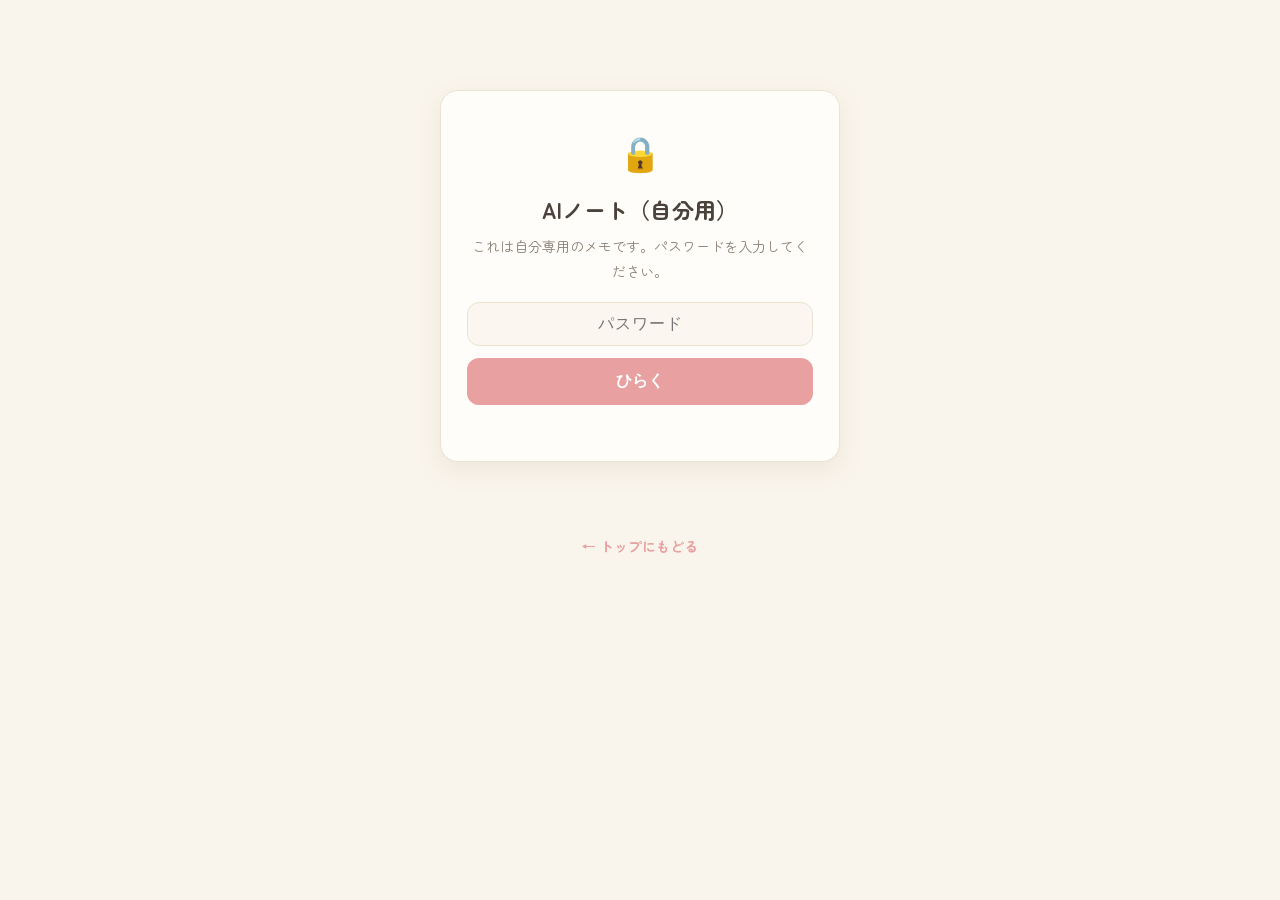
<file: works/16_ai-note/index.html>
<!DOCTYPE html>
<html lang="ja">
<head>
<meta charset="UTF-8">
<meta name="viewport" content="width=device-width, initial-scale=1.0">
<meta name="robots" content="noindex,nofollow">
<title>AIノート（自分用）</title>
<link href="https://fonts.googleapis.com/css2?family=Zen+Maru+Gothic:wght@400;500;700&display=swap" rel="stylesheet">
<style>
  :root{--accent:#e9a0a0;--ink:#4a423b;--soft:#8a7f74;--bg:#faf5ec;--card:#fffdf9;--line:#ece2d2;}
  *{box-sizing:border-box;}
  body{margin:0;font-family:"Zen Maru Gothic",system-ui,sans-serif;color:var(--ink);background:var(--bg);line-height:1.8;}
  .wrap{max-width:960px;margin:0 auto;padding:36px 24px 80px;text-align:center;}
  .gate{max-width:400px;margin:6vh auto;background:var(--card);border:1px solid var(--line);border-radius:18px;
        padding:30px 26px;box-shadow:0 8px 24px rgba(120,100,80,.1);}
  .gate .lock{font-size:34px;}
  h1{font-size:22px;margin:8px 0 4px;}
  .lead{color:var(--soft);font-size:14px;margin:0 0 18px;}
  input{width:100%;font-size:16px;padding:12px 14px;border:1.5px solid var(--line);border-radius:12px;
        background:#fbf7f0;text-align:center;letter-spacing:1px;margin-bottom:12px;}
  button{width:100%;font-size:16px;font-weight:700;color:#fff;background:var(--accent);border:none;
         border-radius:12px;padding:13px;cursor:pointer;}
  .err{color:#c0392b;font-size:13px;min-height:18px;margin-top:8px;}
  .back{display:inline-block;margin-top:18px;color:var(--accent);font-weight:700;font-size:14px;text-decoration:none;}
</style>
</head>
<body>
<div class="wrap">
  <div class="gate" id="gate">
    <div class="lock">🔒</div>
    <h1>AIノート（自分用）</h1>
    <p class="lead">これは自分専用のメモです。パスワードを入力してください。</p>
    <input id="pw" type="password" inputmode="text" autocomplete="off" placeholder="パスワード" onkeydown="if(event.key==='Enter')go()">
    <button onclick="go()">ひらく</button>
    <div class="err" id="err"></div>
  </div>
  <a class="back" href="../../index.html">← トップにもどる</a>
</div>
<script>
  var URL_ = "https://claude.ai/code/artifact/ec7d3bf2-cddf-4d07-b793-770a7c8d0727?org=d8be55c8-18fd-41d8-92ae-6a385356ccab";
  function openNote(){ window.open(URL_, "_blank", "noopener"); }
  function go(){
    var v=document.getElementById('pw').value.trim();
    if(v==="shimashima"){
      openNote();
      document.getElementById('gate').innerHTML =
        '<div class="lock">✅</div>'+
        '<h1>ひらきました</h1>'+
        '<p class="lead">AIノートを新しいタブで開きました。<br>元のタブ（このページ）はそのまま残っています。</p>'+
        '<button onclick="openNote()">もう一度ひらく</button>';
    } else {
      document.getElementById('err').textContent="パスワードが違います";
    }
  }
</script>
</body>
</html>
</file>
<file: works/12_kids-study-cards/styles.css>
:root {
  color-scheme: light;
  --navy: #17365d;
  --navy-2: #234e78;
  --ink: #1f2937;
  --muted: #6d7b88;
  --line: #c8dee9;
  --sky: #eaf6fb;
  --sky-deep: #d7edf5;
  --cream: #fff7e6;
  --cream-deep: #c9851a;
  --paper: #fbfcfd;
  --shadow: 0 20px 50px rgba(23, 54, 93, 0.13);
  font-family: "Noto Sans JP", "Hiragino Sans", "Yu Gothic", system-ui, sans-serif;
}

* { box-sizing: border-box; }
[hidden] { display: none !important; }

body {
  margin: 0;
  min-width: 320px;
  background:
    radial-gradient(circle at 9% 0%, rgba(215, 237, 245, .74), transparent 30rem),
    linear-gradient(180deg, #f5fafc 0%, #fffdfa 78%);
  color: var(--ink);
}

button, select { font: inherit; }
button { -webkit-tap-highlight-color: transparent; }

.app-shell {
  width: min(1180px, calc(100% - 32px));
  margin: 0 auto;
  padding: 34px 0 26px;
}

.app-header {
  display: flex;
  align-items: end;
  justify-content: space-between;
  gap: 20px;
  margin-bottom: 22px;
}

.eyebrow {
  margin: 0 0 8px;
  color: var(--cream-deep);
  font-size: .78rem;
  font-weight: 800;
  letter-spacing: .16em;
}

h1 {
  margin: 0;
  color: var(--navy);
  font-size: clamp(1.55rem, 2.7vw, 2.4rem);
  letter-spacing: -.05em;
  line-height: 1.2;
}

h1 span { font-weight: 500; }

.header-note {
  display: flex;
  align-items: center;
  gap: 9px;
  color: var(--muted);
  font-size: .88rem;
  white-space: nowrap;
}

.header-note__dot {
  width: 9px;
  height: 9px;
  border-radius: 50%;
  background: var(--cream-deep);
  box-shadow: 0 0 0 5px rgba(201, 133, 26, .12);
}

.control-bar {
  display: grid;
  grid-template-columns: minmax(220px, 1fr) minmax(220px, 1.1fr) auto auto;
  align-items: center;
  gap: 14px;
  padding: 12px;
  border: 1px solid rgba(200, 222, 233, .9);
  border-radius: 18px;
  background: rgba(255, 255, 255, .8);
  box-shadow: 0 8px 25px rgba(23, 54, 93, .05);
}

.select-wrap { position: relative; }

select {
  width: 100%;
  appearance: none;
  border: 1px solid var(--line);
  border-radius: 11px;
  padding: 11px 38px 11px 13px;
  color: var(--navy);
  background: var(--sky) url("data:image/svg+xml,%3Csvg xmlns='http://www.w3.org/2000/svg' width='14' height='14' viewBox='0 0 14 14'%3E%3Cpath d='m3 5 4 4 4-4' fill='none' stroke='%2317365d' stroke-width='1.6'/%3E%3C/svg%3E") no-repeat right 13px center;
  font-size: .9rem;
  font-weight: 700;
  cursor: pointer;
}

.progress-wrap { display: flex; align-items: center; gap: 13px; min-width: 0; }
.progress-wrap > span { color: var(--navy); font-size: .82rem; font-weight: 800; white-space: nowrap; }
.progress-track { height: 8px; flex: 1; min-width: 70px; overflow: hidden; border-radius: 999px; background: #e6eef2; }
.progress-track span { display: block; height: 100%; width: 0; border-radius: inherit; background: linear-gradient(90deg, var(--navy-2), #5b9ec0); transition: width .25s ease; }

.quiet-button {
  border: 0;
  border-radius: 10px;
  padding: 11px 12px;
  color: var(--muted);
  background: transparent;
  font-size: .82rem;
  cursor: pointer;
}
.quiet-button:hover, .quiet-button:focus-visible { color: var(--navy); background: var(--sky); }

.study-area { padding: 26px 0 16px; }

.card-stage { perspective: 1300px; }

.flashcard {
  position: relative;
  min-height: 520px;
  border-radius: 26px;
  outline: none;
  cursor: pointer;
  transform-style: preserve-3d;
  transition: transform .55s cubic-bezier(.2,.72,.25,1);
}

.flashcard.is-flipped { transform: rotateY(180deg); }

.flashcard:focus-visible { box-shadow: 0 0 0 4px rgba(91, 158, 192, .45); }

.card-face {
  position: absolute;
  inset: 0;
  display: flex;
  flex-direction: column;
  overflow: hidden;
  border: 1px solid var(--line);
  border-radius: 26px;
  backface-visibility: hidden;
  box-shadow: var(--shadow);
}

.card-face--front { background: var(--sky); }
.card-face--back { transform: rotateY(180deg); background: var(--cream); }

.card-topline {
  display: flex;
  align-items: center;
  justify-content: space-between;
  gap: 16px;
  padding: 16px 21px 0;
}

.card-section {
  max-width: calc(100% - 70px);
  overflow: hidden;
  color: #47728d;
  font-size: .72rem;
  font-weight: 800;
  letter-spacing: .04em;
  line-height: 1.4;
  text-overflow: ellipsis;
  white-space: nowrap;
}

.card-number {
  color: rgba(23, 54, 93, .45);
  font-size: .76rem;
  font-variant-numeric: tabular-nums;
  font-weight: 900;
  letter-spacing: .1em;
}

.card-content {
  display: grid;
  grid-template-columns: minmax(280px, .8fr) minmax(360px, 1.2fr);
  align-items: center;
  gap: 30px;
  flex: 1;
  padding: 22px clamp(24px, 5vw, 72px) 16px;
}

.prompt-block { max-width: 460px; }

.micro-label {
  display: inline-flex;
  align-items: center;
  min-height: 24px;
  padding: 3px 9px;
  border-radius: 999px;
  color: var(--navy-2);
  background: rgba(255, 255, 255, .64);
  font-size: .71rem;
  font-weight: 900;
  letter-spacing: .1em;
}

.micro-label--answer { color: var(--cream-deep); background: rgba(255, 255, 255, .62); }

h2 {
  margin: 17px 0 0;
  color: var(--navy);
  font-size: clamp(1.45rem, 3.1vw, 2.55rem);
  letter-spacing: -.045em;
  line-height: 1.45;
  overflow-wrap: anywhere;
}

.tap-hint { margin: 22px 0 0; color: var(--muted); font-size: .87rem; }

.image-frame {
  display: flex;
  align-items: center;
  justify-content: center;
  min-height: 260px;
  padding: 10px;
  border: 1px solid rgba(200, 222, 233, .92);
  border-radius: 20px;
  background: rgba(255, 255, 255, .68);
}

.image-frame img {
  display: block;
  width: min(100%, 650px);
  height: auto;
  border-radius: 13px;
}

.answer-content {
  display: flex;
  flex: 1;
  flex-direction: column;
  align-items: flex-start;
  justify-content: center;
  padding: 44px clamp(28px, 9vw, 130px);
}

.answer {
  margin: 22px 0 0;
  color: var(--navy);
  font-size: clamp(1.85rem, 4.4vw, 3.8rem);
  font-weight: 900;
  letter-spacing: -.065em;
  line-height: 1.35;
  overflow-wrap: anywhere;
}

.answer-detail {
  max-width: 700px;
  margin: 20px 0 0;
  color: #6e624e;
  font-size: clamp(.95rem, 1.6vw, 1.18rem);
  line-height: 1.8;
}

.card-footer {
  display: flex;
  justify-content: space-between;
  gap: 14px;
  padding: 0 21px 16px;
  color: rgba(23, 54, 93, .52);
  font-size: .69rem;
  font-weight: 900;
  letter-spacing: .1em;
}

.navigation { display: grid; grid-template-columns: 1fr auto 1fr; align-items: center; gap: 15px; margin-top: 18px; }
.nav-button, .flip-button { min-height: 47px; border-radius: 13px; cursor: pointer; transition: transform .15s ease, background .15s ease, border-color .15s ease; }
.nav-button { justify-self: start; min-width: 110px; border: 1px solid var(--line); color: var(--navy); background: white; font-weight: 800; }
.nav-button:last-child { justify-self: end; }
.nav-button:hover, .nav-button:focus-visible { border-color: #8fbdcf; background: var(--sky); }
.flip-button { min-width: 170px; padding: 0 22px; border: 1px solid var(--navy); color: white; background: var(--navy); font-weight: 900; box-shadow: 0 8px 18px rgba(23, 54, 93, .18); }
.flip-button:hover, .flip-button:focus-visible { background: var(--navy-2); transform: translateY(-1px); }
.nav-button:active, .flip-button:active { transform: translateY(1px); }
.nav-button:disabled { cursor: not-allowed; opacity: .4; }

.keyboard-hint { margin: 12px 0 0; color: var(--muted); text-align: center; font-size: .76rem; }
.keyboard-hint span { color: #b1bdc5; }

.app-footer { display: flex; justify-content: space-between; gap: 12px; padding: 18px 2px 0; border-top: 1px solid rgba(200, 222, 233, .78); color: var(--muted); font-size: .73rem; }

.empty-state {
  display: grid;
  justify-items: center;
  min-height: 300px;
  padding: 58px 24px;
  border: 1px dashed #b9d4df;
  border-radius: 24px;
  background: rgba(234, 246, 251, .7);
  text-align: center;
}

.empty-state__title { margin: 0; color: var(--navy); font-size: 1.35rem; font-weight: 900; }
.empty-state__copy { margin: 10px 0 23px; color: var(--muted); font-size: .9rem; }

.card-actions {
  display: flex;
  justify-content: center;
  flex-wrap: wrap;
  gap: 9px;
  margin-top: 13px;
}

.card-action {
  min-height: 35px;
  padding: 0 13px;
  border: 1px solid #c8dee9;
  border-radius: 999px;
  color: var(--navy);
  background: rgba(255, 255, 255, .72);
  font-size: .78rem;
  font-weight: 800;
  cursor: pointer;
  transition: background .15s ease, border-color .15s ease, transform .15s ease;
}

.card-action:hover, .card-action:focus-visible { border-color: #8fbdcf; background: var(--sky); transform: translateY(-1px); }
.card-action.is-active { border-color: var(--cream-deep); color: #8c5b0e; background: #fff1d6; }

.source-panel {
  margin-top: 15px;
  padding: 20px 22px;
  border: 1px solid #ecd9ad;
  border-radius: 18px;
  background: rgba(255, 247, 230, .82);
}

.source-panel__heading { display: flex; align-items: start; justify-content: space-between; gap: 20px; }
.source-panel__eyebrow { margin: 0 0 5px; color: var(--cream-deep); font-size: .72rem; font-weight: 900; letter-spacing: .13em; }
.source-panel__title { margin: 0; color: var(--navy); font-size: 1.12rem; letter-spacing: -.03em; }
.source-panel__close { border: 0; color: var(--muted); background: transparent; font-size: 1.5rem; line-height: 1; cursor: pointer; }
.source-panel__current { margin: 16px 0 0; color: #80601d; font-size: .82rem; font-weight: 900; }
.source-panel__copy { margin: 7px 0 15px; color: #6e624e; font-size: .84rem; line-height: 1.7; }
.source-links { display: flex; flex-wrap: wrap; gap: 10px; }
.source-links a { display: inline-flex; align-items: center; min-height: 36px; padding: 0 12px; border: 1px solid #dfc37d; border-radius: 9px; color: #80550b; background: #fffdf6; font-size: .78rem; font-weight: 800; text-decoration: none; }
.source-links a:hover, .source-links a:focus-visible { background: #fff1d6; }

.visually-hidden { position: absolute; width: 1px; height: 1px; padding: 0; margin: -1px; overflow: hidden; clip: rect(0, 0, 0, 0); white-space: nowrap; border: 0; }

@media (max-width: 780px) {
  .app-shell { width: min(100% - 20px, 640px); padding-top: 20px; }
  .app-header { align-items: flex-start; flex-direction: column; gap: 12px; }
  .header-note { font-size: .78rem; }
  .control-bar { grid-template-columns: 1fr; gap: 10px; }
  .progress-wrap { padding: 2px 2px 0; }
  .quiet-button { justify-self: end; padding: 3px 5px; }
  .study-area { padding-top: 16px; }
  .flashcard { min-height: 590px; }
  .card-content { grid-template-columns: 1fr; gap: 16px; padding: 24px 20px 16px; }
  .prompt-block { max-width: none; }
  h2 { margin-top: 12px; font-size: clamp(1.35rem, 7vw, 2rem); }
  .tap-hint { margin-top: 12px; }
  .image-frame { min-height: 176px; }
  .image-frame img { max-height: 210px; object-fit: contain; }
  .answer-content { padding: 35px 25px; }
  .answer { font-size: clamp(1.7rem, 9vw, 3rem); }
  .navigation { grid-template-columns: 1fr 1.25fr 1fr; gap: 8px; }
  .nav-button { min-width: 0; width: 100%; padding: 0 7px; }
  .nav-button span { display: none; }
  .flip-button { min-width: 0; width: 100%; padding: 0 6px; font-size: .88rem; }
  .app-footer { flex-direction: column; gap: 5px; }
}

@media (prefers-reduced-motion: reduce) {
  .flashcard, .progress-track span, .nav-button, .flip-button { transition: none; }
}
</file>
